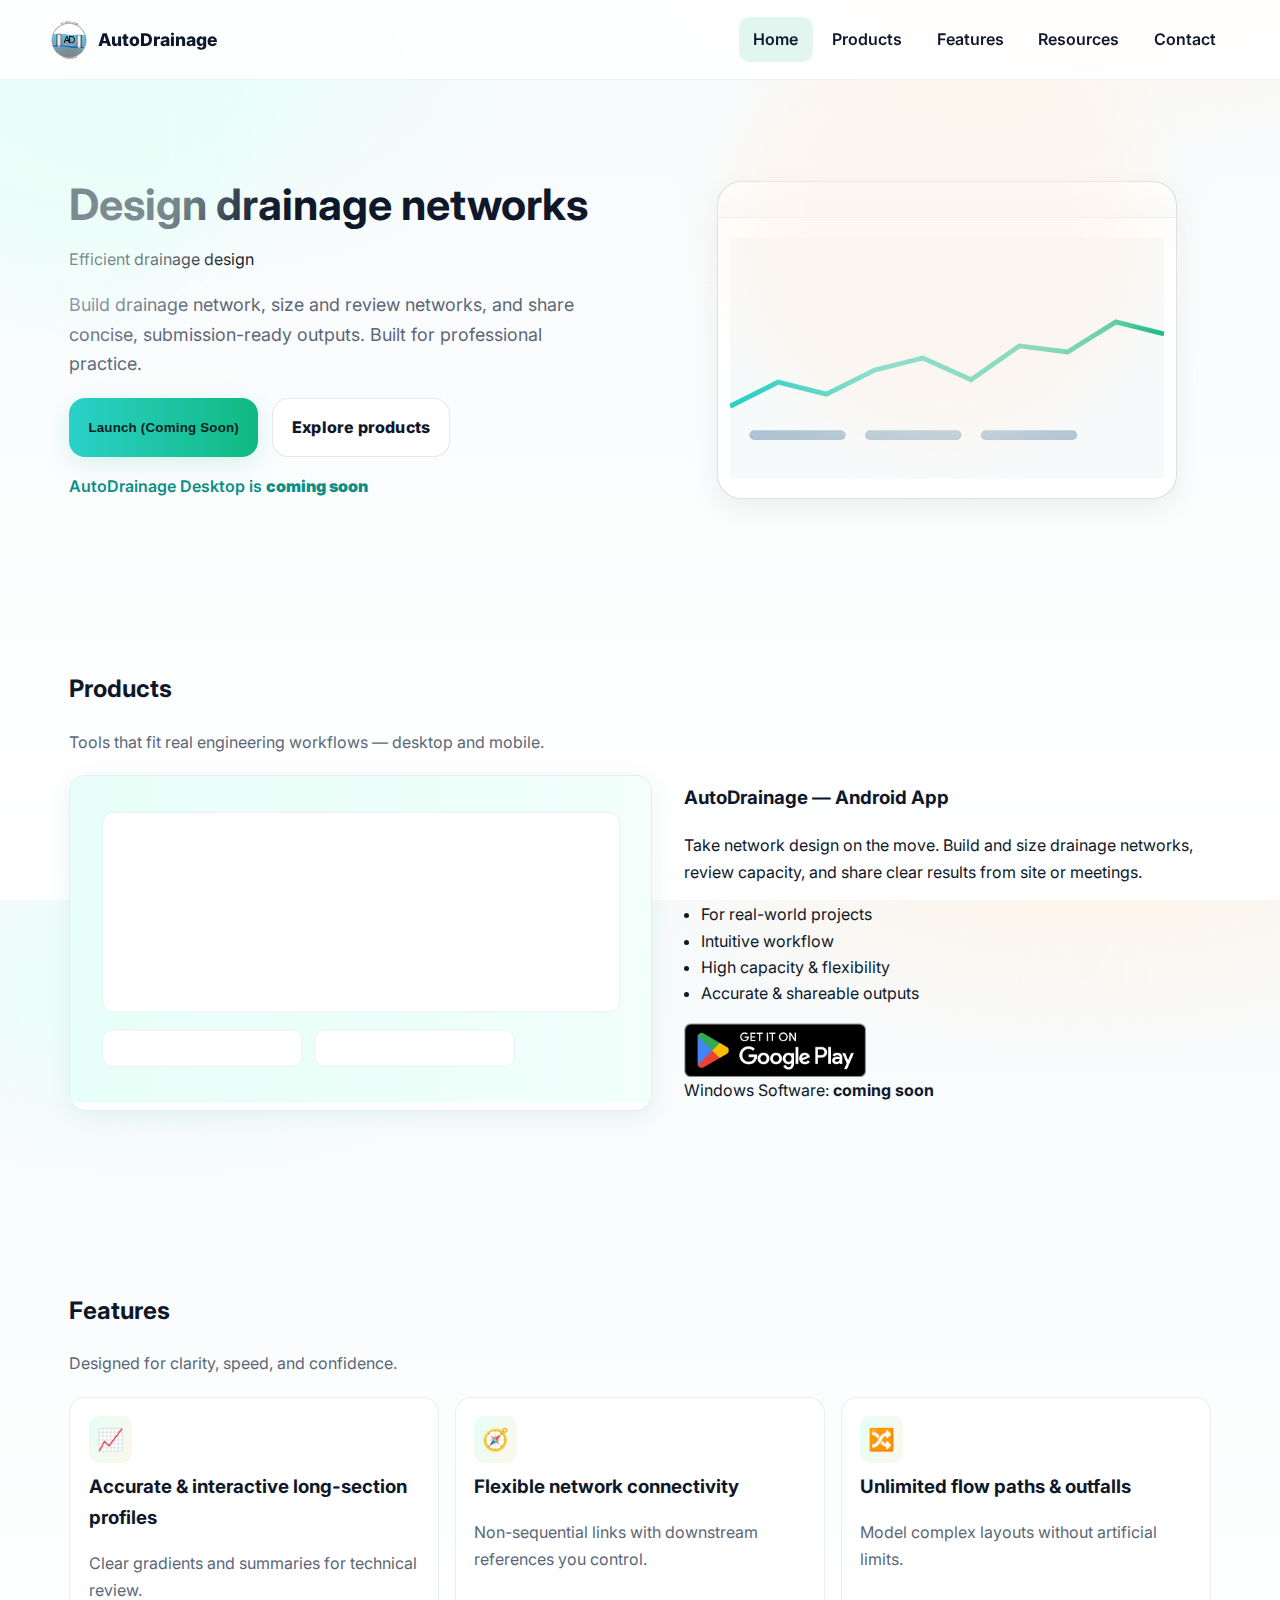
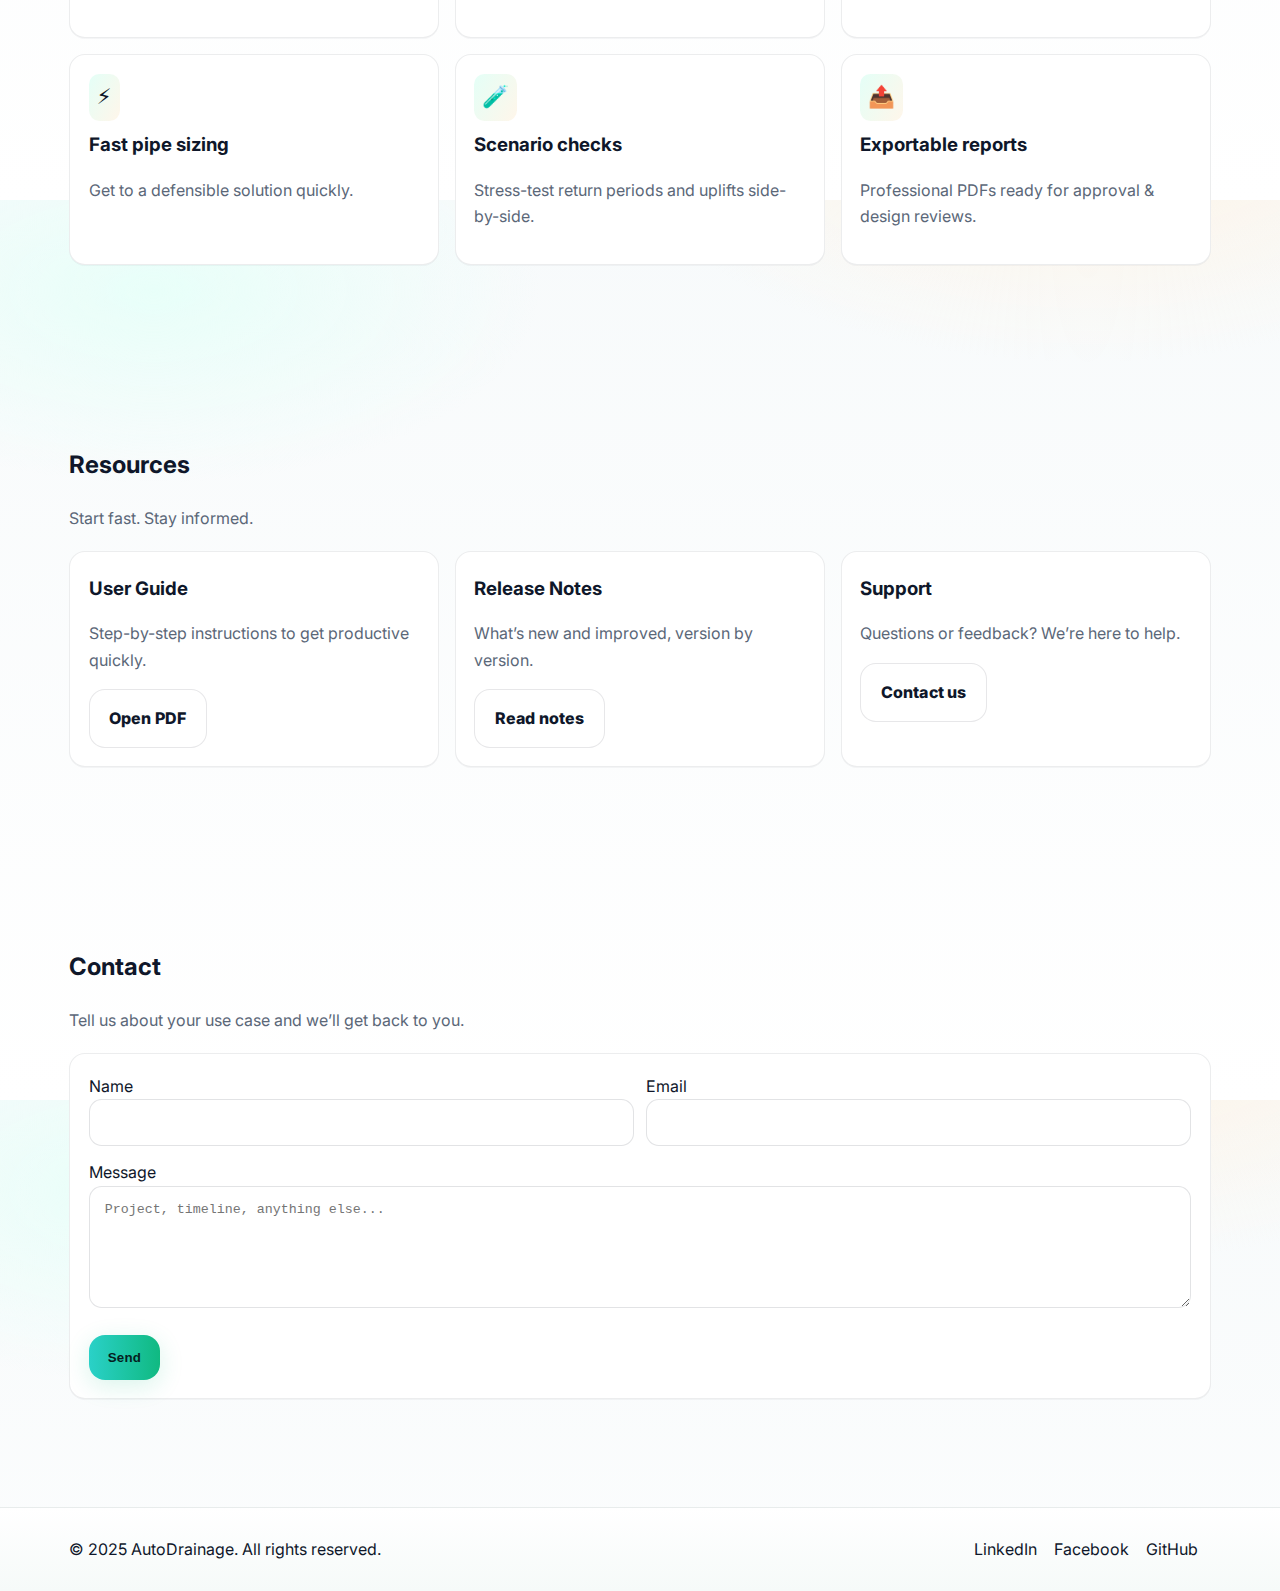
<file: index.html>
<!doctype html>
<html lang="en">
<head>
  <meta charset="utf-8" />
  <meta name="viewport" content="width=device-width, initial-scale=1" />
  <title>AutoDrainage • Efficient Drainage Design</title>
  <meta name="description" content="AutoDrainage — fast, professional drainage design tools for engineers." />

  <!-- Temporary: keep your landing page out of search until launch -->
  <meta name="robots" content="noindex,nofollow">

  <link rel="icon" href="assets/img/favicon.png" />
  <link href="https://fonts.googleapis.com/css2?family=Inter:wght@400;600;700;800&display=swap" rel="stylesheet">
  <link rel="stylesheet" href="assets/css/styles.css" />
</head>
<body>
  <!-- NAV (pinned) -->
  <nav class="nav" id="topNav">
    <div class="container nav-inner">
      <a class="brand" href="#home">
        <img src="assets/logo.png" alt="AutoDrainage" class="logo-img" />
        AutoDrainage
      </a>
      <div class="nav-links">
        <a class="active" href="#home">Home</a>
        <a href="#products">Products</a>
        <a href="#features">Features</a>
        <a href="#resources">Resources</a>
        <a href="#contact">Contact</a>
      </div>
      <button class="menu-btn" onclick="toggleMobileMenu()">Menu</button>
    </div>
    <div id="mobileMenu" class="mobile-menu">
      <a class="active" href="#home">Home</a>
      <a href="#products">Products</a>
      <a href="#features">Features</a>
      <a href="#resources">Resources</a>
      <a href="#contact">Contact</a>
    </div>
  </nav>

  <main id="home">
    <!-- HERO -->
    <header class="hero" id="home">
      <div class="hero-bg">
        <div class="blob b1"></div>
        <div class="blob b2"></div>
      </div>
      <div class="container hero-inner">
        <div class="hero-copy">
          <h1>Design drainage networks</h1>
          <p class="tagline">Efficient drainage design</p>
          <p class="lead">
            Build drainage network, size and review networks, and share concise, submission-ready outputs. Built for professional practice.
          </p>

          <!-- CTA (Coming Soon by default) -->
          <div class="cta">
            <button class="btn btn-primary" disabled aria-disabled="true" title="Coming soon">Launch (Coming Soon)</button>
            <a class="btn btn-ghost" href="#products">Explore products</a>
          </div>
          <div class="hero-trust">AutoDrainage Desktop is <strong>coming soon</strong> </div>

          <!--
          When you have a preview/staging URL, replace the block above with this:

          <div class="cta">
            <a class="btn btn-primary" href="https://your-preview.pages.dev" rel="noopener">Launch (Preview)</a>
            <a class="btn btn-ghost" href="#products">Explore products</a>
          </div>
          <div class="hero-trust">AutoDrainage Desktop is <strong>coming soon</strong> — preview available.</div>
          -->
        </div>

        <div class="hero-art">
          <div class="device">
            <div class="device-bar"></div>
            <div class="device-screen">
              <!-- Placeholder visual – swap with a real screenshot when ready -->
              <svg viewBox="0 0 360 200" width="100%" height="100%" aria-hidden="true">
                <defs>
                  <linearGradient id="lg" x1="0" x2="1">
                    <stop offset="0" stop-color="#2AD1C8"/>
                    <stop offset="1" stop-color="#10B981"/>
                  </linearGradient>
                </defs>
                <rect x="0" y="0" width="360" height="200" fill="#F7FAFB"/>
                <polyline points="0,140 40,120 80,130 120,110 160,100 200,118 240,90 280,95 320,70 360,80"
                  fill="none" stroke="url(#lg)" stroke-width="4" />
                <g fill="#AEC3D3">
                  <rect x="16" y="160" width="80" height="8" rx="4" />
                  <rect x="112" y="160" width="80" height="8" rx="4" />
                  <rect x="208" y="160" width="80" height="8" rx="4" />
                </g>
              </svg>
            </div>
          </div>
        </div>
      </div>
    </header>

    <!-- PRODUCTS -->
    <section id="products" class="section">
      <div class="container">
        <div class="section-head">
          <h2>Products</h2>
          <p class="sub">Tools that fit real engineering workflows — desktop and mobile.</p>
        </div>

        <article class="showcase">
          <div class="shot">
            <div class="shot-img">
              <!-- Placeholder – replace with app screenshot -->
              <svg viewBox="0 0 640 360" width="100%" height="100%">
                <defs>
                  <linearGradient id="card" x1="0" x2="1">
                    <stop offset="0" stop-color="#E7FFF8"/>
                    <stop offset="1" stop-color="#F2FFFB"/>
                  </linearGradient>
                </defs>
                <rect x="0" y="0" width="640" height="360" fill="url(#card)" />
                <rect x="36" y="40" width="570" height="220" rx="12" fill="#fff" stroke="#E3EEF3"/>
                <rect x="36" y="280" width="220" height="40" rx="10" fill="#fff" stroke="#E3EEF3"/>
                <rect x="270" y="280" width="220" height="40" rx="10" fill="#fff" stroke="#E3EEF3"/>
              </svg>
            </div>
          </div>
          <div class="info">
            <h3>AutoDrainage — Android App</h3>
            <p>Take network design on the move. Build and size drainage networks, review capacity, and share clear results from site or meetings.</p>
            <ul class="bullets">
              <li>For real-world projects</li>
              <li>Intuitive workflow</li>
              <li>High capacity & flexibility</li>
              <li>Accurate & shareable outputs</li>
            </ul>

            <!-- Store badges -->
            <div class="store-logos">
              <a class="gp-link"
                href="https://play.google.com/store/apps/details?id=com.autodrainage.pipe_design_app&pcampaignid=web_share"
                target="_blank" rel="noopener noreferrer" aria-label="Get it on Google Play">
                <img class="gp-badge" src="assets/img/google-play-badge.png" alt="Get it on Google Play">
              </a>
              <span class="store-divider" aria-hidden="true"></span>
              <span class="store-note">Windows Software: <strong>coming soon</strong></span>
            </div>
          </div>
        </article>
      </div>
    </section>

    <!-- FEATURES -->
    <section id="features" class="section">
      <div class="container">
        <div class="section-head">
          <h2>Features</h2>
          <p class="sub">Designed for clarity, speed, and confidence.</p>
        </div>

        <div class="grid-3">
          <div class="card feat"><div class="ico">📈</div><h3>Accurate & interactive long-section profiles</h3><p>Clear gradients and summaries for technical review.</p></div>
          <div class="card feat"><div class="ico">🧭</div><h3>Flexible network connectivity</h3><p>Non-sequential links with downstream references you control.</p></div>
          <div class="card feat"><div class="ico">🔀</div><h3>Unlimited flow paths &amp; outfalls</h3><p>Model complex layouts without artificial limits.</p></div>
          <div class="card feat"><div class="ico">⚡</div><h3>Fast pipe sizing</h3><p>Get to a defensible solution quickly.</p></div>
          <div class="card feat"><div class="ico">🧪</div><h3>Scenario checks</h3><p>Stress-test return periods and uplifts side-by-side.</p></div>
          <div class="card feat"><div class="ico">📤</div><h3>Exportable reports</h3><p>Professional PDFs ready for approval &amp; design reviews.</p></div>
        </div>
      </div>
    </section>

    <!-- RESOURCES -->
    <section id="resources" class="section">
      <div class="container">
        <div class="section-head">
          <h2>Resources</h2>
          <p class="sub">Start fast. Stay informed.</p>
        </div>
        <div class="grid-3">
          <div class="card">
            <h3>User Guide</h3>
            <p>Step-by-step instructions to get productive quickly.</p>
            <a class="btn btn-ghost" href="assets/docs/AutoDrainage_App.pdf" target="_blank" rel="noopener noreferrer">Open PDF</a>
          </div>
          <div class="card">
            <h3>Release Notes</h3>
            <p>What’s new and improved, version by version.</p>
            <a class="btn btn-ghost" href="#">Read notes</a>
          </div>
          <div class="card">
            <h3>Support</h3>
            <p>Questions or feedback? We’re here to help.</p>
            <a class="btn btn-ghost" href="#contact">Contact us</a>
          </div>
        </div>
      </div>
    </section>

    <!-- CONTACT -->
    <section id="contact" class="section">
      <div class="container">
        <div class="section-head">
          <h2>Contact</h2>
          <p class="sub">Tell us about your use case and we’ll get back to you.</p>
        </div>
        <div class="card">
          <form method="POST" action="https://formspree.io/f/your-id-here">
            <div class="form-grid">
              <div>
                <label for="name">Name</label><br />
                <input id="name" name="name" required class="input" />
              </div>
              <div>
                <label for="email">Email</label><br />
                <input id="email" name="email" type="email" required class="input" />
              </div>
            </div>
            <div class="mt-8">
              <label for="message">Message</label><br />
              <textarea id="message" name="message" rows="6" class="input" placeholder="Project, timeline, anything else..."></textarea>
            </div>
            <div class="mt-12">
              <button class="btn btn-primary" type="submit">Send</button>
            </div>
          </form>
        </div>
      </div>
    </section>
  </main>

  <footer class="footer">
    <div class="container f-row">
      <div>© 2025 AutoDrainage. All rights reserved.</div>
      <div class="socials">
        <a href="#">LinkedIn</a>
        <a href="https://www.facebook.com/profile.php?id=61582915882139" target="_blank" rel="noopener">Facebook</a>
        <a href="#">GitHub</a>
      </div>
    </div>
  </footer>

  <script src="assets/js/main.js"></script>
</body>
</html>
</file>
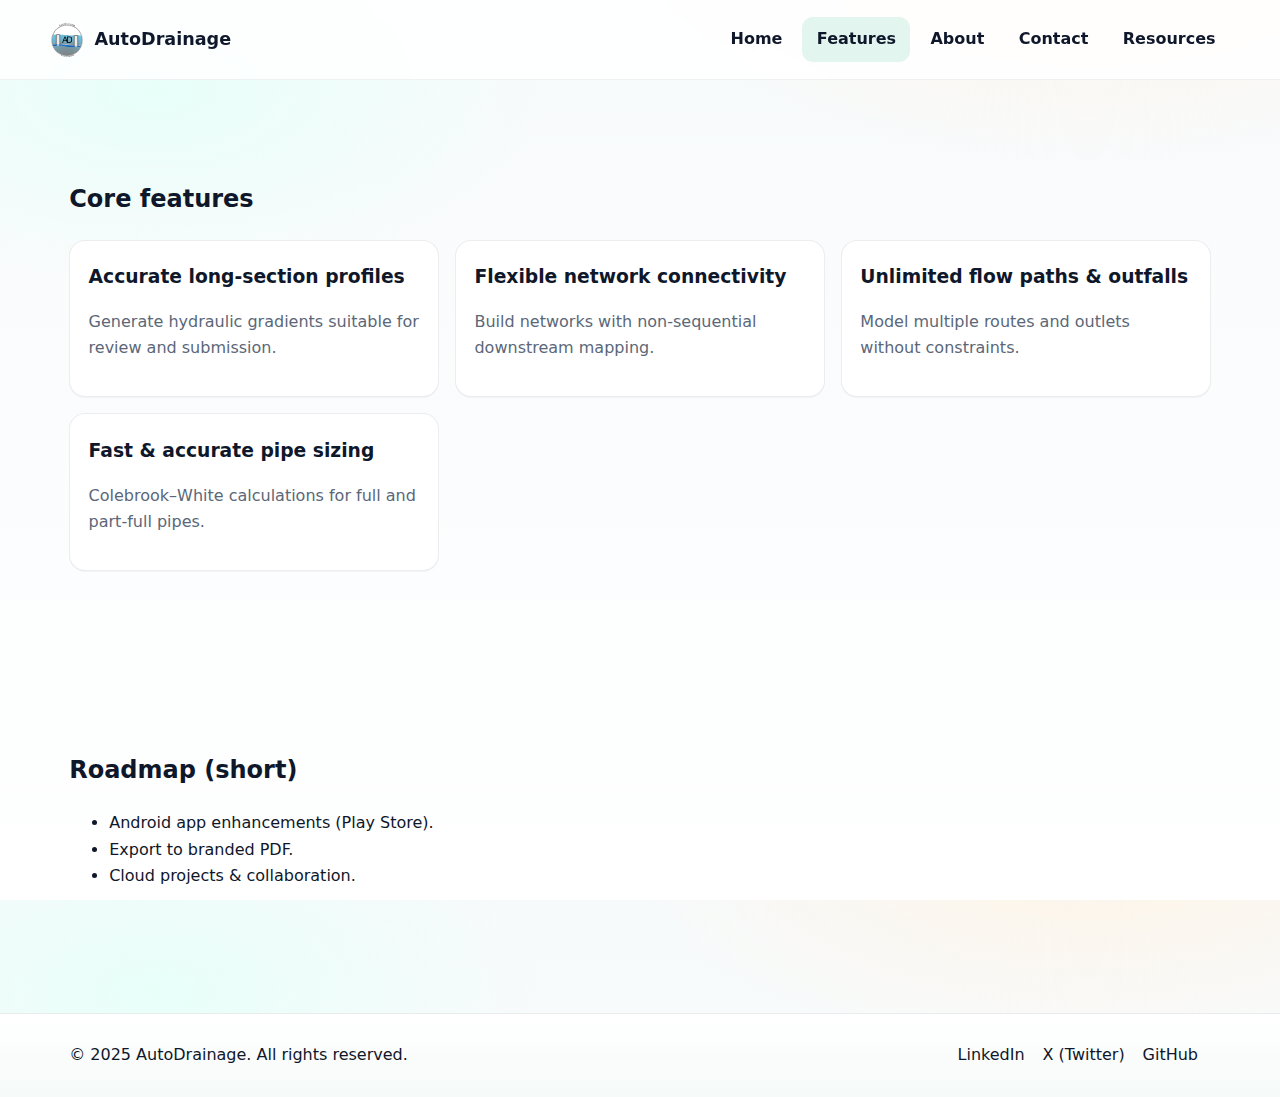
<file: features.html>
<!doctype html>
<html lang="en">
<head>
  <meta charset="utf-8" />
  <meta name="viewport" content="width=device-width,initial-scale=1" />
  <title>Features • AutoDrainage</title>
  <meta name="description" content="AutoDrainage features — Colebrook–White drainage design." />
  <link rel="icon" href="assets/img/favicon.png" />
  <link rel="stylesheet" href="assets/css/styles.css" />
</head>
<body>
  <nav class="nav">
    <div class="container nav-inner">
      <a class="brand" href="index.html">
        <img src="assets/logo.png" alt="AutoDrainage" style="width:34px;height:34px;border-radius:10px" />

        AutoDrainage
      </a>
      <div class="nav-links">
        <a href="index.html">Home</a>
        <a class="active" href="features.html">Features</a>
        <a href="about.html">About</a>
        <a href="contact.html">Contact</a>
        <a href="index.html#resources">Resources</a>
      </div>
      <button class="menu-btn" onclick="toggleMobileMenu()">Menu</button>
    </div>
    <div id="mobileMenu" class="mobile-menu">
      <a href="index.html">Home</a>
      <a class="active" href="features.html">Features</a>
      <a href="about.html">About</a>
      <a href="contact.html">Contact</a>
      <a href="index.html#resources">Resources</a>
    </div>
  </nav>

  <!-- Make everything between nav and footer live inside <main> so footer pins bottom -->
  <main>
    <section class="section">
      <div class="container">
        <h2>Core features</h2>
        <div class="grid-3">
          <div class="card">
            <h3>Accurate long-section profiles</h3>
            <p>Generate hydraulic gradients suitable for review and submission.</p>
          </div>
          <div class="card">
            <h3>Flexible network connectivity</h3>
            <p>Build networks with non-sequential downstream mapping.</p>
          </div>
          <div class="card">
            <h3>Unlimited flow paths &amp; outfalls</h3>
            <p>Model multiple routes and outlets without constraints.</p>
          </div>
          <div class="card">
            <h3>Fast &amp; accurate pipe sizing</h3>
            <p>Colebrook–White calculations for full and part-full pipes.</p>
          </div>
        </div>
      </div>
    </section>

    <section class="section">
      <div class="container">
        <h2>Roadmap (short)</h2>
        <ul>
          <li>Android app enhancements (Play Store).</li>
          <li>Export to branded PDF.</li>
          <li>Cloud projects &amp; collaboration.</li>
        </ul>
      </div>
    </section>
  </main>

  <footer class="footer">
    <div class="container" style="display:flex;align-items:center;justify-content:space-between;gap:1rem;flex-wrap:wrap;">
      <div>© 2025 AutoDrainage. All rights reserved.</div>
      <div class="socials">
        <a href="#">LinkedIn</a>
        <a href="#">X (Twitter)</a>
        <a href="#">GitHub</a>
      </div>
    </div>
  </footer>

  <script src="assets/js/main.js"></script>
</body>
</html>
</file>
<file: assets/css/styles.css>
/* Light, upbeat theme with mint/turquoise accents and warm highlights */
:root{
  --bg:#F7FAFB;
  --bg-2:#FFFFFF;
  --card:#FFFFFF;
  --text:#0F172A;
  --muted:#5B6778;
  --primary:#2AD1C8;     /* mint */
  --primary-2:#10B981;    /* emerald */
  --ring:rgba(16,185,129,.25);
  --shadow:0 6px 24px rgba(16,185,129,.16);
  --warm:#FFB86C;         /* subtle warm accent */
  --white:#FFFFFF;
}
*{box-sizing:border-box}
html,body{height:100%}
html{scroll-behavior:smooth}
body{
  margin:0;
  font-family:"Inter",system-ui,-apple-system,Segoe UI,Roboto,Inter,Arial,sans-serif;
  color:var(--text);
  background:
    radial-gradient(700px 350px at 12% 10%, #E8FFF9, transparent 55%),
    radial-gradient(800px 420px at 85% -10%, #FFF3E4, transparent 60%),
    linear-gradient(180deg, var(--bg), var(--bg-2));
  line-height:1.65;
  min-height:100vh;
  display:flex; flex-direction:column;
}
main{flex:1}
a{color:#0B8E85;text-decoration:none}
a:hover{opacity:.9}
.container{max-width:1180px;margin:0 auto;padding:0 1.2rem}

/* NAV — pinned, deeper, with elevation on scroll */
.nav{position:sticky;top:0;z-index:60;background:rgba(255,255,255,.85);backdrop-filter:blur(10px);border-bottom:1px solid rgba(15,23,42,.06)}
.nav.scrolled{box-shadow:0 8px 24px rgba(0,0,0,.06)}
.nav-inner{display:flex;align-items:center;justify-content:space-between;padding:1.05rem 0}
.brand{display:flex;align-items:center;gap:.65rem;font-weight:800;font-size:1.1rem;color:var(--text)}
.logo-img{height:38px;width:auto;border-radius:10px}
.nav-links{display:flex;gap:.35rem}
.nav-links a{padding:.6rem .9rem;border-radius:.7rem;color:var(--text);font-weight:600}
.nav-links a.active,.nav-links a:hover{background:rgba(16,185,129,.12)}
.menu-btn{display:none}
.mobile-menu{display:none}
@media (max-width:860px){
  .nav-links{display:none}
  .menu-btn{display:block;background:transparent;border:1px solid rgba(15,23,42,.12);color:var(--text);padding:.55rem .8rem;border-radius:.7rem}
  .mobile-menu{background:rgba(255,255,255,.96);backdrop-filter:blur(10px);border-bottom:1px solid rgba(15,23,42,.06)}
  .mobile-menu a{display:block;padding:1rem 1.2rem;color:var(--text)}
  .mobile-menu a:hover{background:rgba(16,185,129,.12)}
}
@media (min-width:861px){.mobile-menu{display:none!important}}

/* HERO */
.hero{position:relative;padding:100px 0 70px;overflow:hidden}
.hero-bg .blob{position:absolute;filter:blur(30px);opacity:.5}
.blob.b1{top:-120px;left:-120px;width:360px;height:360px;background:#E7FFF8;border-radius:50%}
.blob.b2{top:-60px;right:10%;width:420px;height:420px;background:#FFF2E6;border-radius:50%}
.blob.b3{bottom:-160px;left:40%;width:380px;height:380px;background:#EAFBF7;border-radius:50%}
.hero-inner{display:grid;grid-template-columns:1.05fr .95fr;gap:2rem;align-items:center}
.hero h1{font-size:2.7rem;line-height:1.15;margin:0 0 .6rem}
.lead{font-size:1.12rem;color:var(--muted);max-width:50ch}
.cta{display:flex;gap:.85rem;margin-top:1.2rem}
.btn{display:inline-block;border:none;padding:.95rem 1.2rem;border-radius:1rem;font-weight:800;cursor:pointer;letter-spacing:.2px}
.btn-primary{background:linear-gradient(90deg,var(--primary),var(--primary-2));color:#05201E;box-shadow:var(--shadow)}
.btn-primary:hover{transform:translateY(-1px)}
.btn-ghost{background:#FFFFFF;border:1px solid rgba(15,23,42,.1);color:#0F172A}
.btn-ghost:hover{box-shadow:0 6px 20px rgba(0,0,0,.06)}
.hero-trust{margin-top:1rem;font-weight:600;color:#0B8E85}
.hero-art{display:grid;place-items:center}
.device{width:min(460px,100%);background:#1218260d;border:1px solid rgba(15,23,42,.08);border-radius:24px;box-shadow:0 10px 30px rgba(0,0,0,.06)}
.device-bar{height:36px;border-bottom:1px solid rgba(15,23,42,.08);background:linear-gradient(180deg,#fff,#f8fbfc);border-top-left-radius:24px;border-top-right-radius:24px}
.device-screen{height:280px;padding:12px;border-bottom-left-radius:24px;border-bottom-right-radius:24px;background:#fff}
@media (max-width:980px){.hero-inner{grid-template-columns:1fr}}

/* SECTIONS (smooth flow) */
.section{padding:80px 0}
.section-head{margin-bottom:20px}
.section-head .sub{color:var(--muted);margin-top:.3rem}

/* SHOWCASE */
.showcase{display:grid;grid-template-columns:1.05fr .95fr;gap:2rem;align-items:center}
.shot-img{border:1px solid #E3EEF3;border-radius:16px;background:#fff;box-shadow:0 6px 22px rgba(1,115,97,.08);overflow:hidden}
.info h3{margin-top:0}
.bullets{margin:.6rem 0 1rem;padding-left:1.1rem}
.store{display:flex;align-items:center;gap:.9rem;margin-top:.6rem}
.gp-badge{height:54px;width:auto;display:block}
.coming{color:var(--muted)}
@media (max-width:960px){.showcase{grid-template-columns:1fr}}

/* GRID + CARDS */
.grid-3{display:grid;grid-template-columns:repeat(3,1fr);gap:1rem}
@media (max-width:960px){.grid-3{grid-template-columns:1fr}}
.card{background:var(--card);border:1px solid rgba(15,23,42,.08);padding:1.15rem;border-radius:1rem;box-shadow:0 1px 0 rgba(15,23,42,.04)}
.card h3{margin:.2rem 0 .35rem}
.card p{color:var(--muted)}
.card.feat .ico{font-size:1.35rem;background:linear-gradient(120deg,#E4FFF7,#FFF6EA);border-radius:.65rem;padding:.35rem .5rem;display:inline-block;margin-bottom:.4rem}

/* FORM */
.form-grid{display:grid;grid-template-columns:1fr 1fr;gap:.8rem}
.input{width:100%;padding:.95rem;border:1px solid rgba(15,23,42,.12);border-radius:.8rem;background:#fff;color:var(--text)}
.input:focus{outline:none;border-color:var(--primary);box-shadow:0 0 0 6px var(--ring)}
.mt-8{margin-top:.8rem}
.mt-12{margin-top:1.2rem}

/* FOOTER */
.footer{border-top:1px solid rgba(15,23,42,.06);padding:28px 0;margin-top:28px;background:linear-gradient(180deg,#ffffff, #f6faf9)}
.f-row{display:flex;align-items:center;justify-content:space-between;gap:1rem;flex-wrap:wrap}
.socials a{margin-right:.8rem;color:#0F172A}
</file>
